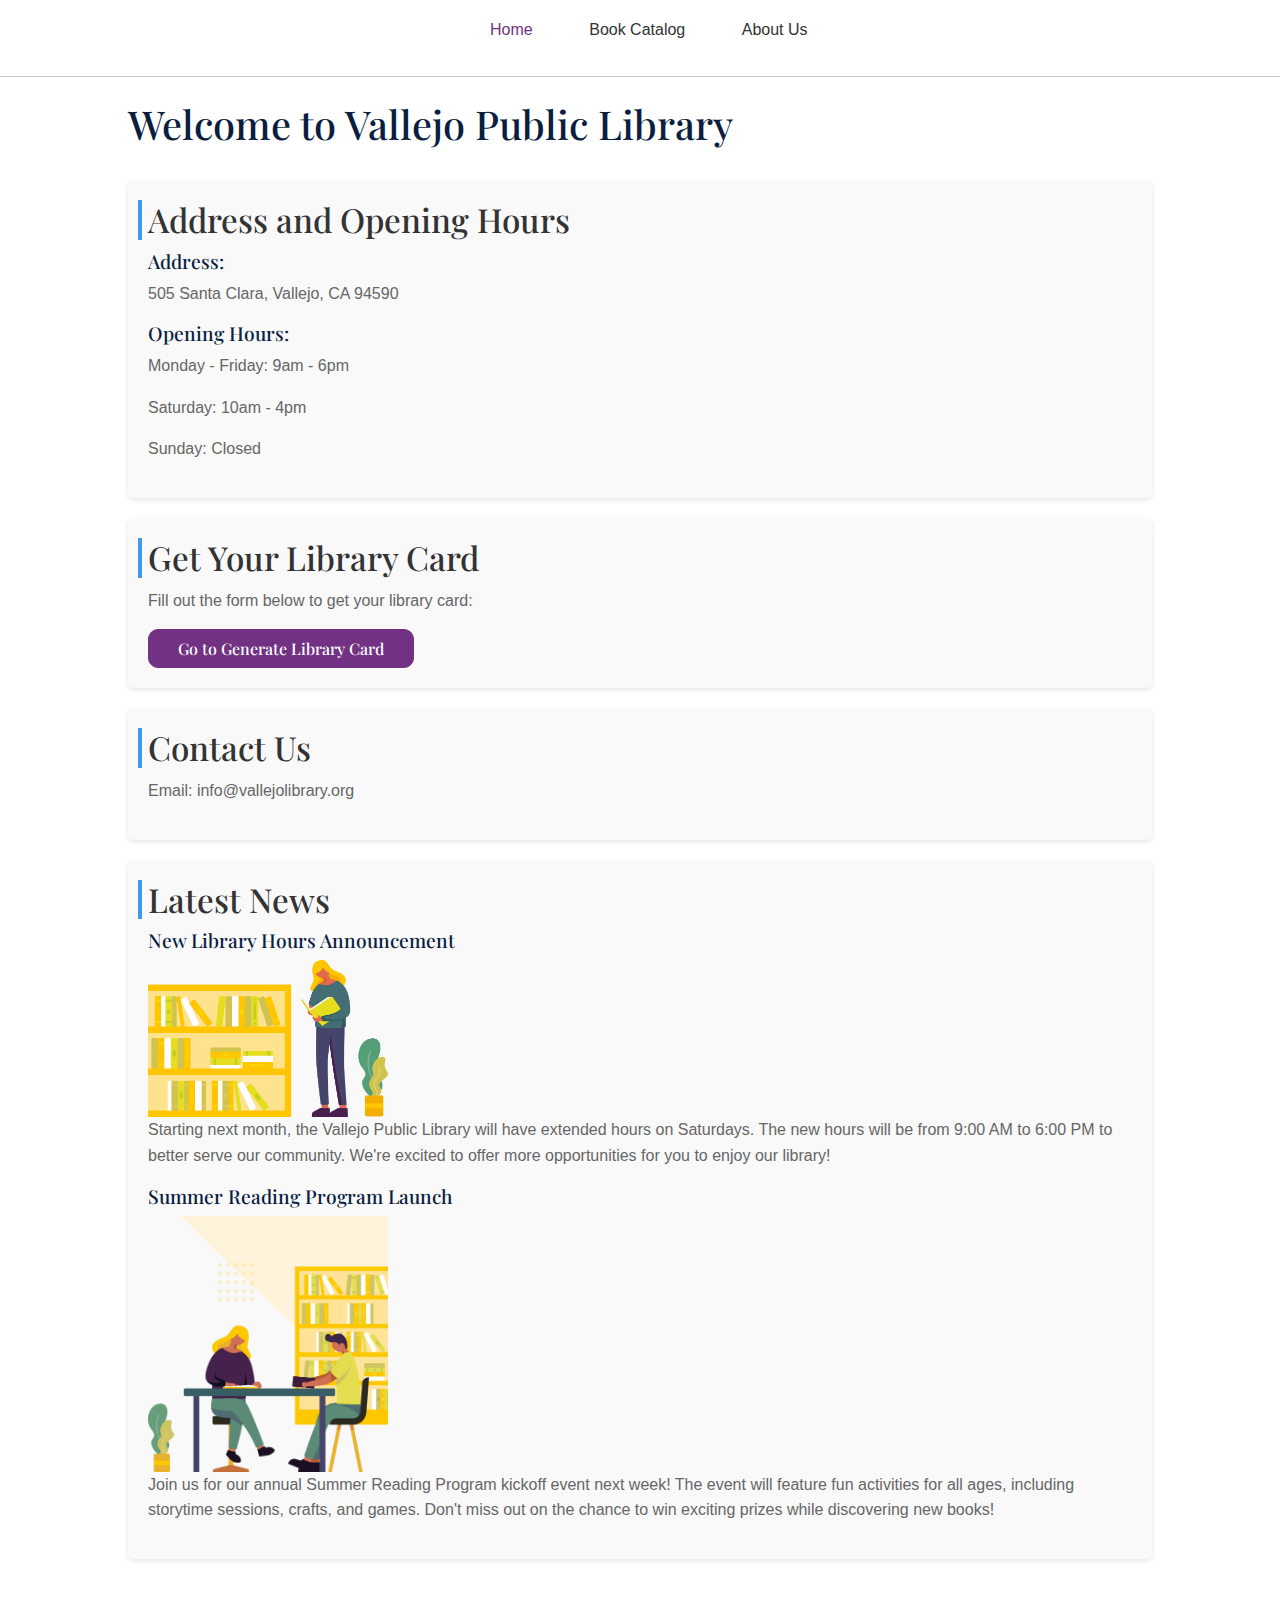
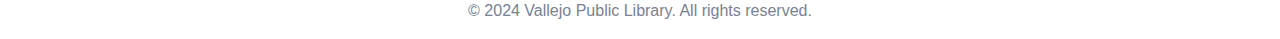
<file: Assignments/Assignment 4/index.html>
<!DOCTYPE html>
<html lang="en">
<head>
    <meta charset="UTF-8">
    <meta name="viewport" content="width=device-width, initial-scale=1.0">
    <link rel="stylesheet" href="css/style.css">
    <link rel="stylesheet" href="css/css2.css">
    <link rel="stylesheet" href="css/theme.min.css">
    <title>Vallejo Public Library</title>
</head>
<body>
<header>
    <nav class="menu">
        <ul class="menu-nav">
            <li class="nav-item"><a class="nav-link fw-medium active" href="index.html">Home</a>
            </li>
            <li class="nav-item"><a class="nav-link" href="catalog.html">Book Catalog</a></li>
            <li class="nav-item"><a class="nav-link" href="about.html">About Us</a></li>
        </ul>
    </nav>
</header>

<main class="main">
    <h1>Welcome to Vallejo Public Library</h1>
    <br/>
    <section>
        <h2>Address and Opening Hours</h2>
        <h3 class="h5">Address: </h3>
        <p>505 Santa Clara, Vallejo, CA 94590</p>
        <h3 class="h5">Opening Hours: </h3>
        <p>Monday - Friday: 9am - 6pm</p>
        <p>Saturday: 10am - 4pm</p>
        <p>Sunday: Closed</p>
    </section>

    <section>
        <h2>Get Your Library Card</h2>
        <p>Fill out the form below to get your library card:</p>
        <a href="card.html"><button class="btn btn-lg btn-primary">Go to Generate Library Card</button></a>
    </section>

    <section>
        <h2>Contact Us</h2>
        <p>Email: info@vallejolibrary.org</p>
    </section>

    <section>
        <h2>Latest News</h2>
        <div class="news-item">
            <h3 class="h5">New Library Hours Announcement</h3>
            <img class="img-fluid mb-5 mb-md-0" src="images/news1.png" width="240" alt="">
            <p>Starting next month, the Vallejo Public Library will have extended hours on Saturdays. The new hours will be from 9:00 AM to 6:00 PM to better serve our community. We're excited to offer more opportunities for you to enjoy our library!</p>
        </div>
        <div class="news-item">
            <h3 class="h5">Summer Reading Program Launch</h3>
            <img class="img-fluid mb-5 mb-md-0" src="images/news2.png" width="240" alt="">
            <p>Join us for our annual Summer Reading Program kickoff event next week! The event will feature fun activities for all ages, including storytime sessions, crafts, and games. Don't miss out on the chance to win exciting prizes while discovering new books!</p>
        </div>
    </section>
</main>

<footer>
    <p>&copy; 2024 Vallejo Public Library. All rights reserved.</p>
</footer>
<script src="js/theme.js"></script>
<script src="js/index.js"></script>
</body>

</html>
</file>
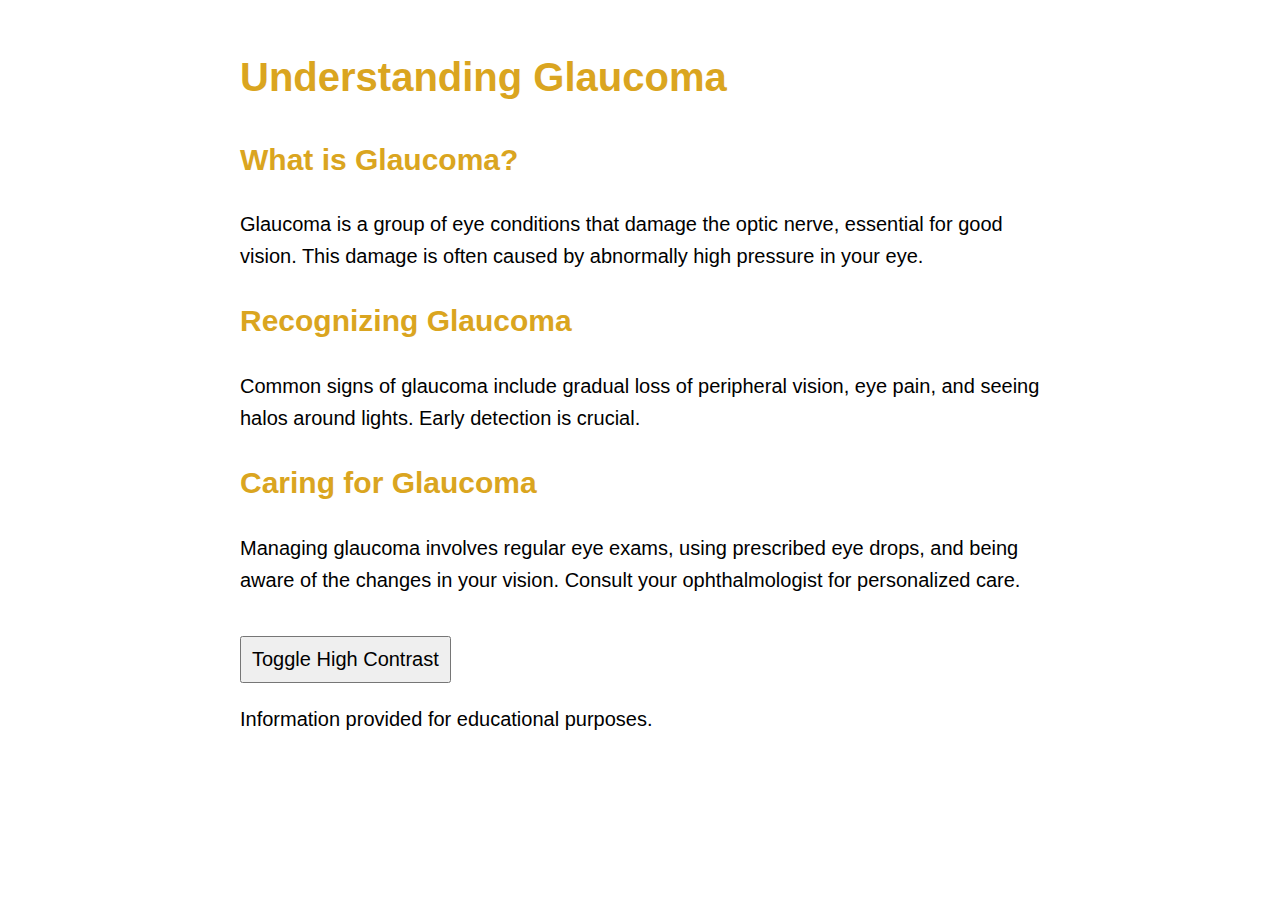
<file: Assignments/Assignment 7/index.html>
<!DOCTYPE html>
<html lang="en">
<head>
    <meta charset="UTF-8">
    <meta name="viewport" content="width=device-width, initial-scale=1.0">
    <title>Understanding Glaucoma</title>
    <link rel="stylesheet" href="styles.css">
    <style>
        body {
            font-family: Arial, sans-serif;
            color: #000;
            background-color: #fff;
            font-size: 20px; /* Larger font size for readability */
            line-height: 1.6;
        }
        .high-contrast {
            color: #fff;
            background-color: #000; /* High contrast for readability */
            padding: 10px;
            margin: 5px 0;
        }
        .content {
            max-width: 800px;
            margin: auto;
            padding: 10px;
        }
        img {
            max-width: 100%;
            height: auto;
            border: 2px solid #000; /* High contrast border for images */
        }
        h1, h2 {
            color: #DAA520; /* Gold color for better contrast */
        }
    </style>
</head>
<body>
<div class="content">
    <header>
        <h1>Understanding Glaucoma</h1>
    </header>
    <main>
        <section aria-label="What is Glaucoma?">
            <h2>What is Glaucoma?</h2>
            <p>Glaucoma is a group of eye conditions that damage the optic nerve, essential for good vision. This damage is often caused by abnormally high pressure in your eye.</p>
        </section>
        <section aria-label="Recognizing Glaucoma">
            <h2>Recognizing Glaucoma</h2>
            <p>Common signs of glaucoma include gradual loss of peripheral vision, eye pain, and seeing halos around lights. Early detection is crucial.</p>
        </section>
        <section aria-label="Caring for Glaucoma">
            <h2>Caring for Glaucoma</h2>
            <p>Managing glaucoma involves regular eye exams, using prescribed eye drops, and being aware of the changes in your vision. Consult your ophthalmologist for personalized care.</p>
        </section>
        <button id="toggle-high-contrast">Toggle High Contrast</button>
    </main>
    <footer>
        <p>Information provided for educational purposes.</p>
    </footer>
    <script src="script.js"></script>
</div>
</body>
</html>
</file>
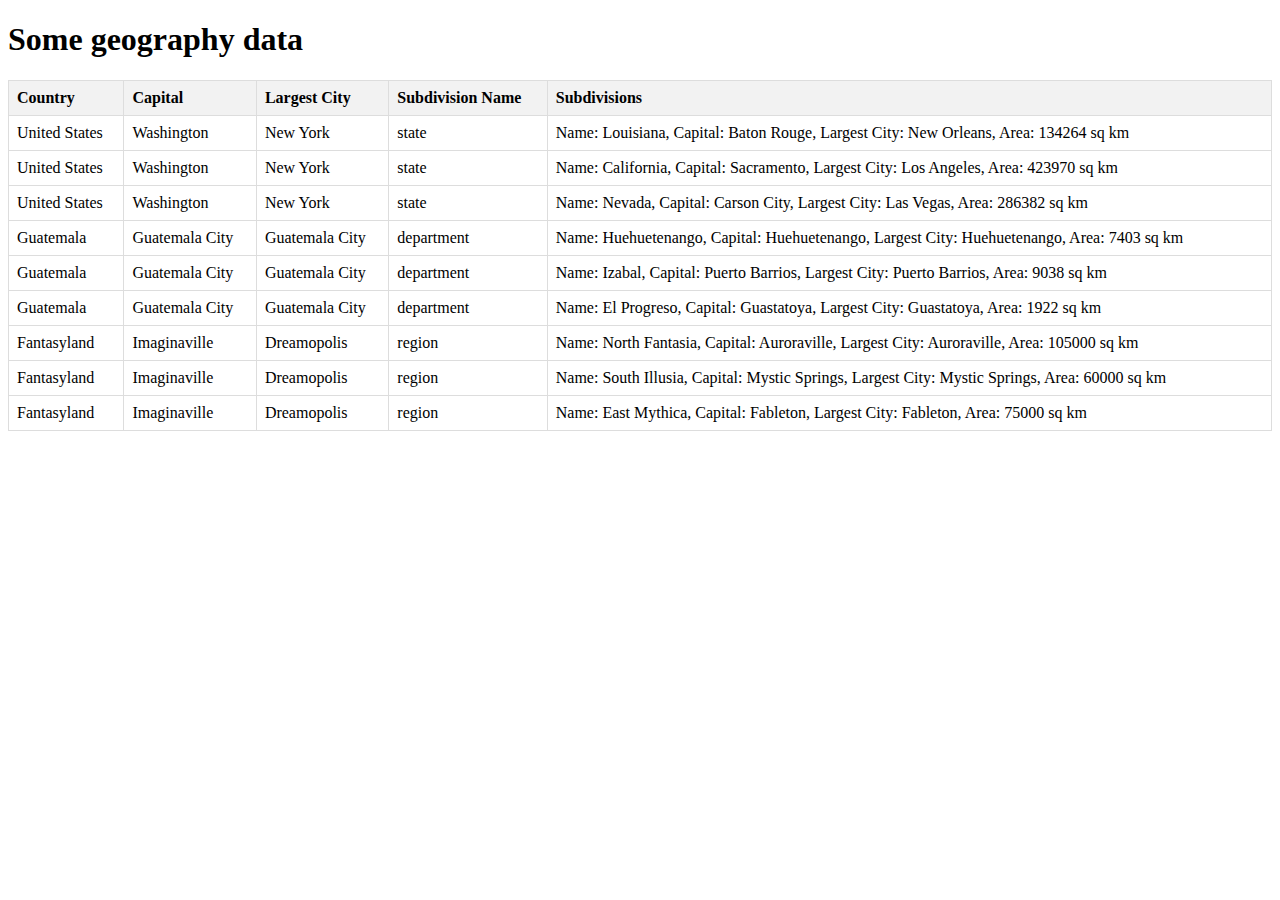
<file: Assignments/Assignment 8/index.html>
<!DOCTYPE html>
<html lang="en">
<head>
    <meta charset="UTF-8">
    <meta name="viewport" content="width=device-width, initial-scale=1.0">
    <title>Module 8 assignment</title>
    <script src="script.js"></script>
    <link rel="stylesheet" href="style.css">
</head>
<body>
    <h1>Some geography data</h1>
    <main id="main">
        <div id="table-container"></div>
    </main>
</body>
</html>
</file>
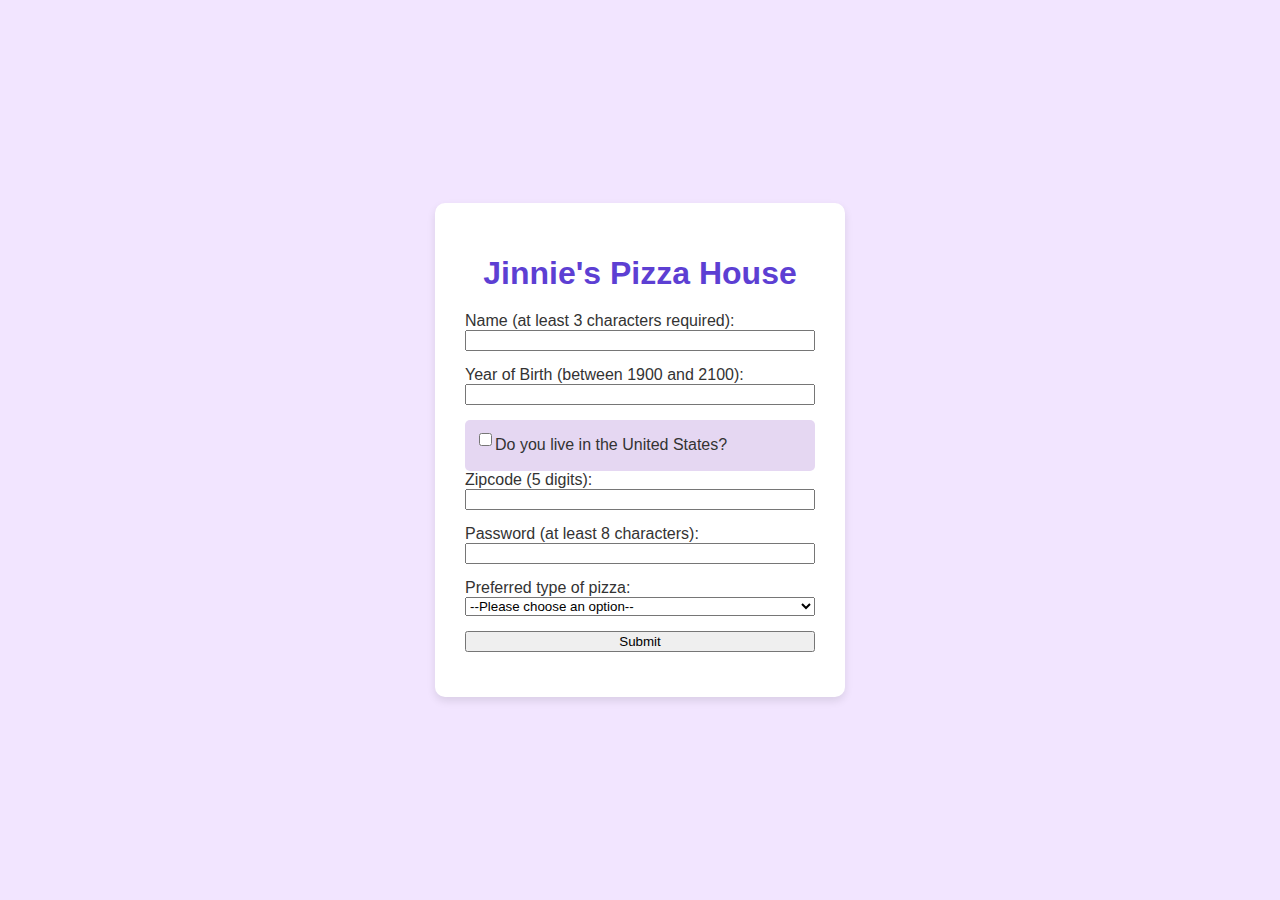
<file: Assignments/Assignment 9/index.html>
<!DOCTYPE html>
<html lang="en">
<head>
    <meta charset="UTF-8">
    <meta name="viewport" content="width=device-width, initial-scale=1.0">
    <title>Jinnie's Pizza House</title>
    <link rel="stylesheet" href="styles.css">
</head>
<body>
<div class="container">
    <h1>Jinnie's Pizza House</h1>
    <form id="registrationForm">
    <label for="name">Name (at least 3 characters required):</label>
    <input type="text" id="name" name="name" required minlength="3">
    <label for="yearOfBirth">Year of Birth (between 1900 and 2100):</label>
    <input type="number" id="yearOfBirth" name="yearOfBirth" required min="1901" max="2099">
        <div class="checkbox-label">
            <input type="checkbox" id="liveInUS" name="liveInUS">
            <label for="liveInUS">Do you live in the United States?</label>
        </div>
    <label for="zipcode">Zipcode (5 digits):</label>
    <input type="text" id="zipcode" name="zipcode" pattern="\d{5}" title="Enter a five-digit zipcode">
    <label for="password">Password (at least 8 characters):</label>
    <input type="password" id="password" name="password" required minlength="8">
    <label>Preferred type of pizza:</label>
    <select id="pizzaType" name="pizzaType" required>
        <option value="">--Please choose an option--</option>
        <option value="With pineapple">With pineapple</option>
        <option value="Without pineapple">Without pineapple</option>
        <option value="I do not like pizza">I do not like pizza</option>
    </select>
    <button type="submit">Submit</button>
    <div id="message"></div>
</form>

<script src="script.js"></script>
</div>
</body>
</html>
</file>
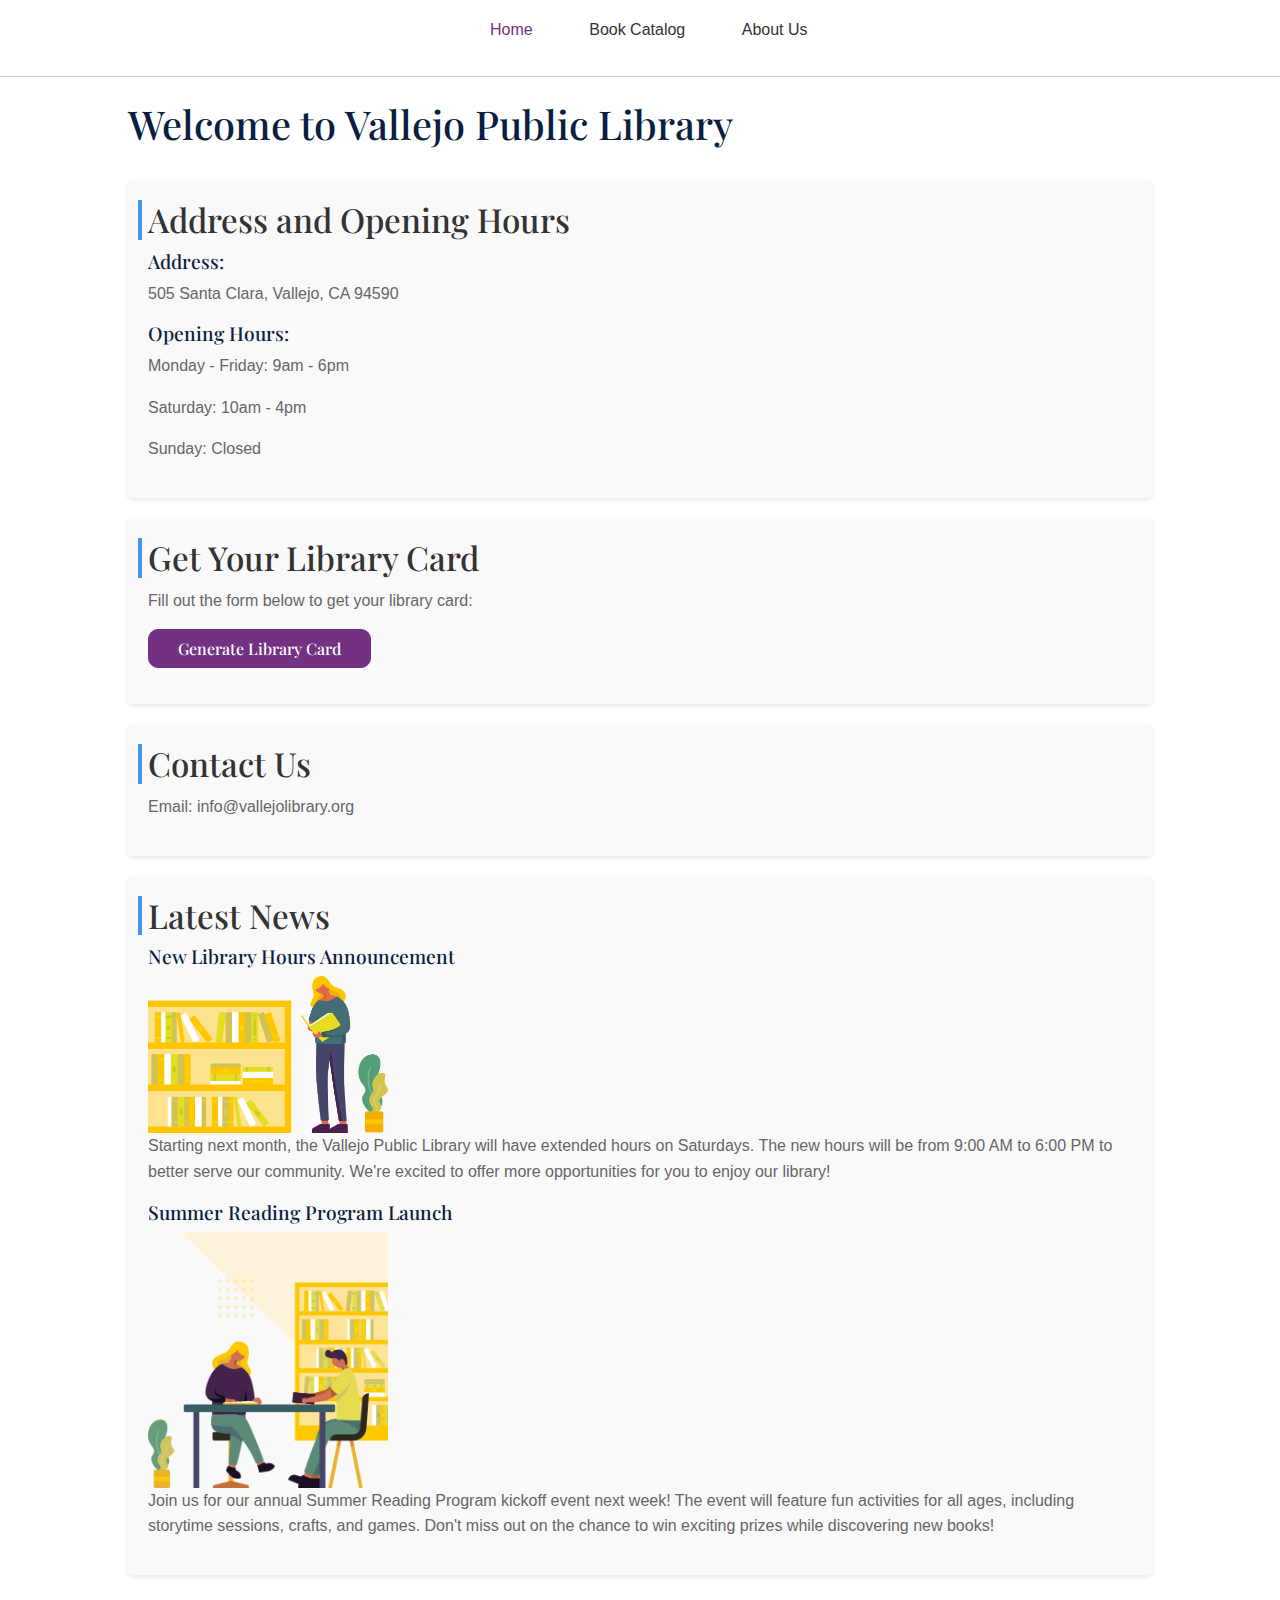
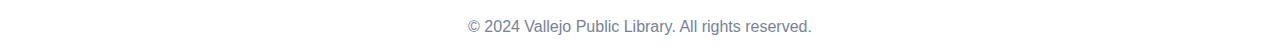
<file: Assignments/Assignment 3/website/index.html>
<!DOCTYPE html>
<html lang="en">
<head>
    <meta charset="UTF-8">
    <meta name="viewport" content="width=device-width, initial-scale=1.0">
    <link rel="stylesheet" href="css/style.css">
    <link rel="stylesheet" href="css/css2.css">
    <link rel="stylesheet" href="css/theme.min.css">
    <title>Vallejo Public Library</title>
</head>
<body>
<header>
    <nav class="menu">
        <ul class="menu-nav">
            <li class="nav-item"><a class="nav-link fw-medium active" href="index.html">Home</a>
            </li>
            <li class="nav-item"><a class="nav-link" href="catalog.html">Book Catalog</a></li>
            <li class="nav-item"><a class="nav-link" href="about.html">About Us</a></li>
        </ul>
    </nav>
</header>

<main class="main">
    <h1>Welcome to Vallejo Public Library</h1>
    <br/>
    <section>
        <h2>Address and Opening Hours</h2>
        <h3 class="h5">Address: </h3>
        <p>505 Santa Clara, Vallejo, CA 94590</p>
        <h3 class="h5">Opening Hours: </h3>
        <p>Monday - Friday: 9am - 6pm</p>
        <p>Saturday: 10am - 4pm</p>
        <p>Sunday: Closed</p>
    </section>

    <section>
        <h2>Get Your Library Card</h2>
        <p>Fill out the form below to get your library card:</p>
        <button id="generateCardButton" class="btn btn-lg btn-primary">Generate Library Card</button>
        <p id="libraryCardNumber"></p>
    </section>

    <section>
        <h2>Contact Us</h2>
        <p>Email: info@vallejolibrary.org</p>
    </section>

    <section>
        <h2>Latest News</h2>
        <div class="news-item">
            <h3 class="h5">New Library Hours Announcement</h3>
            <img class="img-fluid mb-5 mb-md-0" src="images/news1.png" width="240" alt="">
            <p>Starting next month, the Vallejo Public Library will have extended hours on Saturdays. The new hours will be from 9:00 AM to 6:00 PM to better serve our community. We're excited to offer more opportunities for you to enjoy our library!</p>
        </div>
        <div class="news-item">
            <h3 class="h5">Summer Reading Program Launch</h3>
            <img class="img-fluid mb-5 mb-md-0" src="images/news2.png" width="240" alt="">
            <p>Join us for our annual Summer Reading Program kickoff event next week! The event will feature fun activities for all ages, including storytime sessions, crafts, and games. Don't miss out on the chance to win exciting prizes while discovering new books!</p>
        </div>
    </section>
</main>

<footer>
    <p>&copy; 2024 Vallejo Public Library. All rights reserved.</p>
</footer>
<script src="js/theme.js"></script>
<script src="js/index.js"></script>
</body>

</html>
</file>
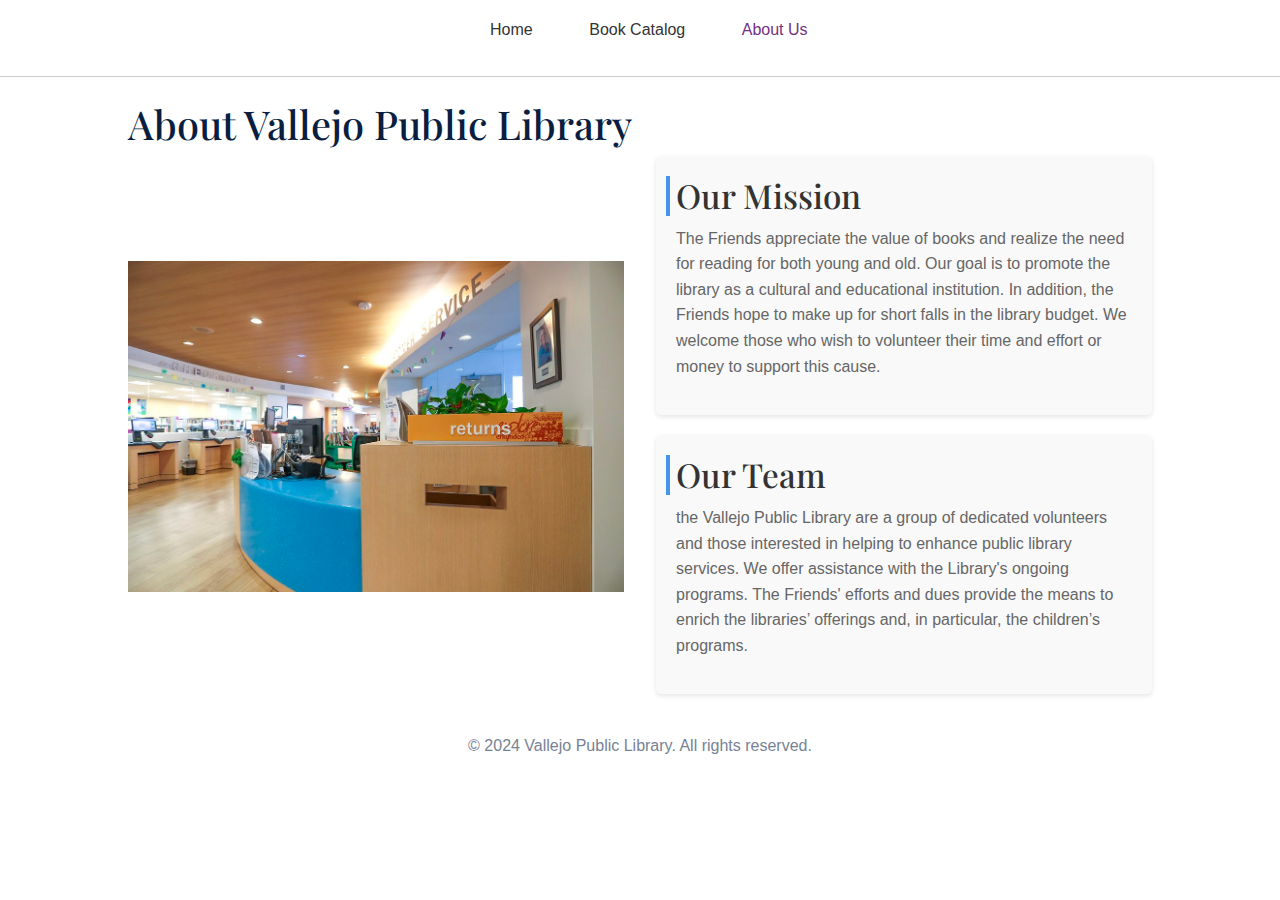
<file: Assignments/Assignment 4/about.html>
<!DOCTYPE html>
<html lang="en">
<head>
    <meta charset="UTF-8">
    <meta name="viewport" content="width=device-width, initial-scale=1.0">
    <link rel="stylesheet" href="css/style.css">
    <link rel="stylesheet" href="css/css2.css">
    <link rel="stylesheet" href="css/theme.min.css">
    <title>About Us - Vallejo Public Library</title>
</head>
<body>
    <header>
        <nav class="menu">
            <ul class="menu-nav">
                <li class="nav-item"><a class="nav-link" href="index.html">Home</a>
                </li>
                <li class="nav-item"><a class="nav-link" href="catalog.html">Book Catalog</a></li>
                <li class="nav-item"><a class="nav-link fw-medium active" href="about.html">About Us</a></li>
            </ul>
        </nav>
    </header>

    <main>
        <h1>About Vallejo Public Library</h1>

        <div class="row justify-content-center-center">
            <div class="library-img col-12 col-sm-6">
                <img class="img-fluid mb-5 mb-md-0" src="images/library.png" alt="">
            </div>
            <div class="col-12 col-sm-6">
                <section>
                    <h2>Our Mission</h2>
                    <p>The Friends appreciate the value of books and realize the need for reading for both young and old. Our goal is to promote the library as a cultural and educational institution. In addition, the Friends hope to make up for short falls in the library budget. We welcome those who wish to volunteer their time and effort or money to support this cause.
                    </p>
                </section>

                <section>
                    <h2>Our Team</h2>
                    <p>the Vallejo Public Library are a group of dedicated volunteers and those interested in helping to enhance public library services. We offer assistance with the Library's ongoing programs. The Friends' efforts and dues provide the means to enrich the libraries’ offerings and, in particular, the children’s programs.</p>
                </section>
            </div>
        </div>


    </main>

    <footer>
        <p>&copy; 2024 Vallejo Public Library. All rights reserved.</p>
    </footer>
</body>
</html>
</file>
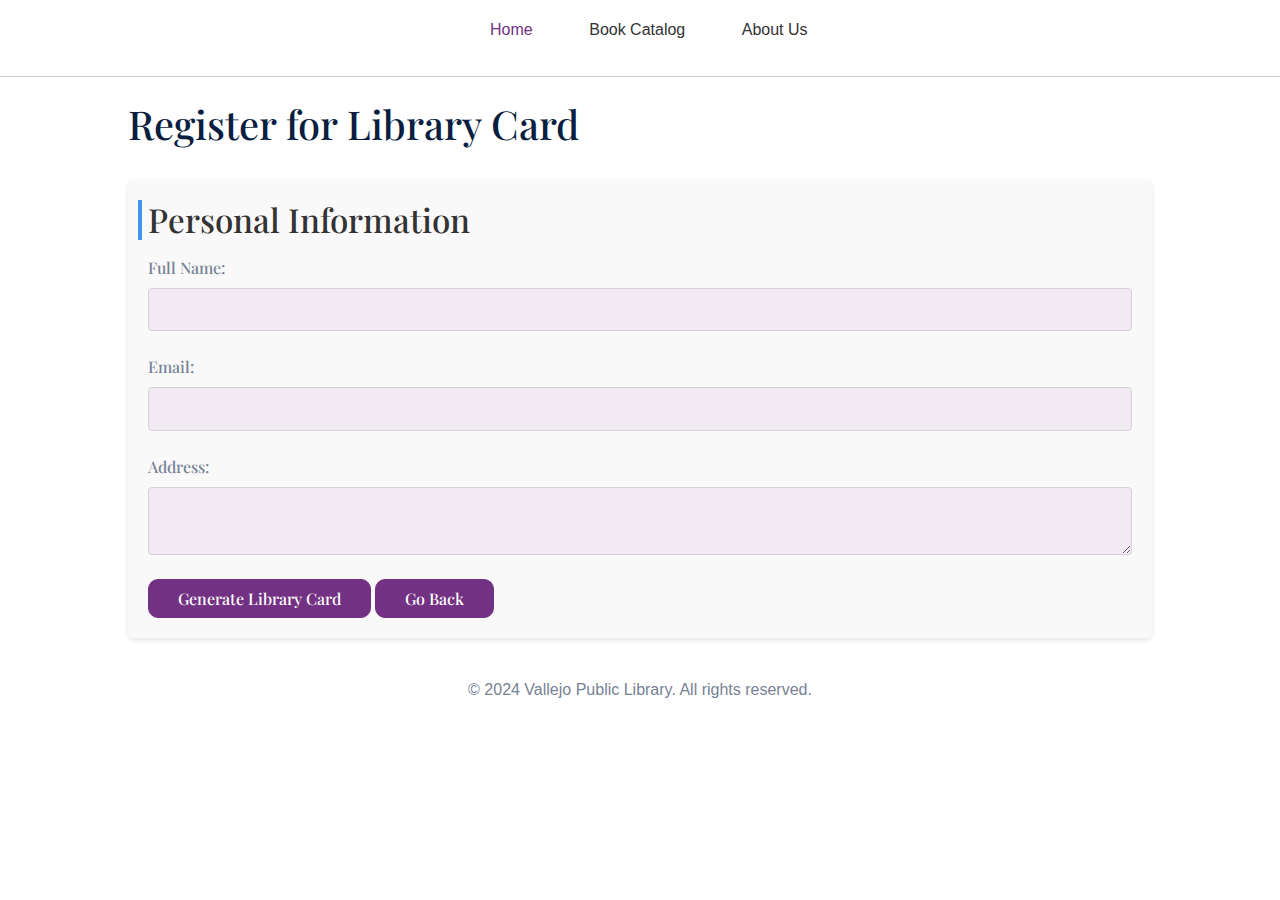
<file: Assignments/Assignment 4/card.html>
<!DOCTYPE html>
<html lang="en">
<head>
    <meta charset="UTF-8">
    <meta name="viewport" content="width=device-width, initial-scale=1.0">
    <link rel="stylesheet" href="css/style.css">
    <link rel="stylesheet" href="css/css2.css">
    <link rel="stylesheet" href="css/theme.min.css">
    <title>Vallejo Public Library</title>
</head>
<body>
<header>
    <nav class="menu">
        <ul class="menu-nav">
            <li class="nav-item"><a class="nav-link fw-medium active" href="index.html">Home</a>
            </li>
            <li class="nav-item"><a class="nav-link" href="catalog.html">Book Catalog</a></li>
            <li class="nav-item"><a class="nav-link" href="about.html">About Us</a></li>
        </ul>
    </nav>
</header>

<main class="main">
    <h1>Register for Library Card</h1>
    <br/>
    <section>
        <h2>Personal Information</h2>
        <p id="libraryCardNumber"></p>
        <form id="registerForm">
            <label for="fullName">Full Name:</label><br>
            <input class="form-control" type="text" id="fullName" name="fullName" required><br>

            <label for="email">Email:</label><br>
            <input class="form-control" type="email" id="email" name="email" required><br>

            <label for="address">Address:</label><br>
            <textarea class="form-control" id="address" name="address" rows="2" required></textarea><br>

            <button type="submit" id="generateCardButton" class="btn btn-lg btn-primary">Generate Library Card</button>
            <a href="index.html" class="btn btn-lg btn-primary">Go Back</a>
        </form>
    </section>
</main>

<footer>
    <p>&copy; 2024 Vallejo Public Library. All rights reserved.</p>
</footer>
<script src="js/theme.js"></script>
<script src="js/card.js"></script>
</body>
</html>
</file>
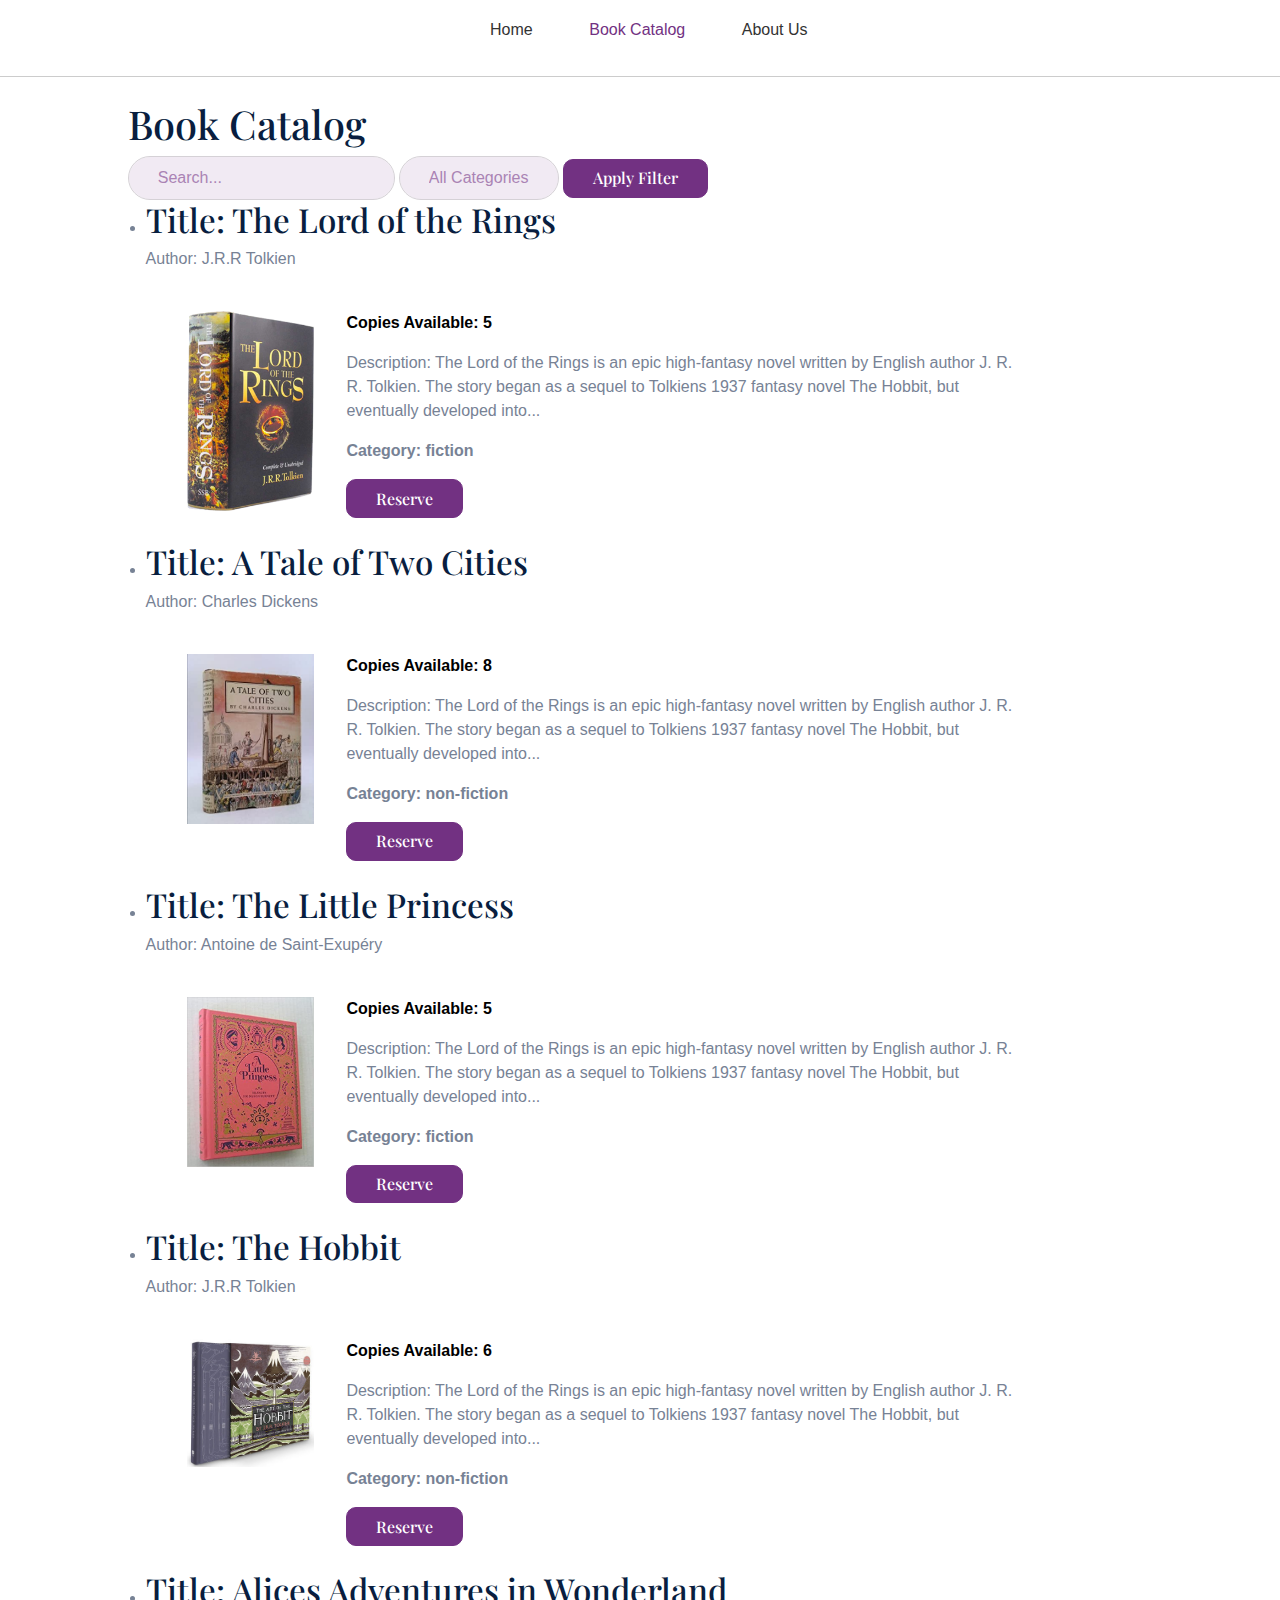
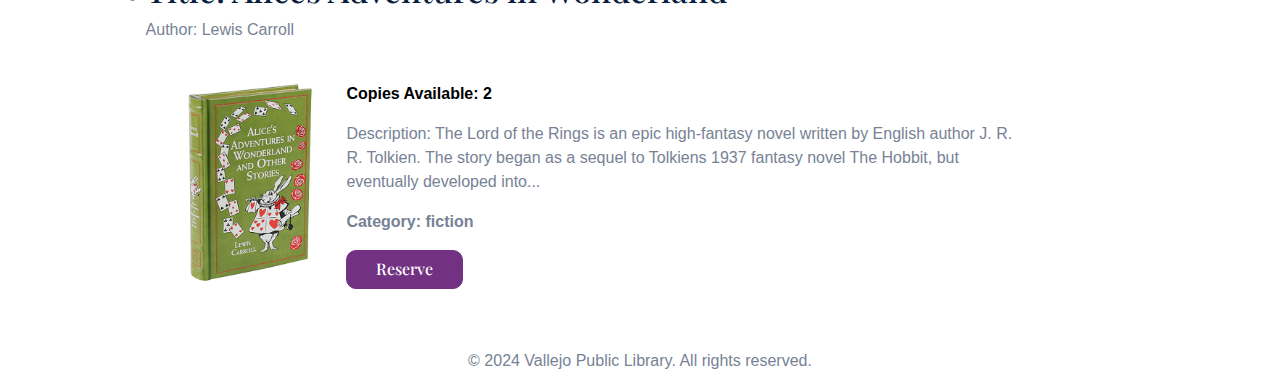
<file: Assignments/Assignment 4/catalog.html>
<!DOCTYPE html>
<html lang="en">
<head>
    <meta charset="UTF-8">
    <meta name="viewport" content="width=device-width, initial-scale=1.0">
    <link rel="stylesheet" href="css/style.css">
    <link rel="stylesheet" href="css/css2.css">
    <link rel="stylesheet" href="css/theme.min.css">
    <title>Home - Vallejo Public Library</title>
</head>
<body>
<header>
    <nav class="menu">
        <ul class="menu-nav">
            <li class="nav-item"><a class="nav-link" href="index.html">Home</a>
            </li>
            <li class="nav-item"><a class="nav-link fw-medium active" href="catalog.html">Book Catalog</a></li>
            <li class="nav-item"><a class="nav-link" href="about.html">About Us</a></li>
        </ul>
    </nav>
</header>

<main>
    <h1>Book Catalog</h1>
    <div id="search-container" class="search-container">
        <input class="form-control rounded-pill font-base" type="text" id="search-input" placeholder="Search...">
        <select class="form-control rounded-pill font-base" id="category-filter">
            <option value="">All Categories</option>
            <option value="fiction">Fiction</option>
            <option value="non-fiction">Non-Fiction</option>
        </select>
        <button class="btn btn-lg btn-primary" onclick="filterBooks()">Apply Filter</button>
    </div>
    <!-- List of Books -->
    <ul id="book-list"></ul>
</main>

<footer>
    <p>&copy; 2024 Vallejo Public Library. All rights reserved.</p>
</footer>

<script src="js/theme.js"></script>
<script src="js/catalog.js"></script>
</body>
</html>
</file>
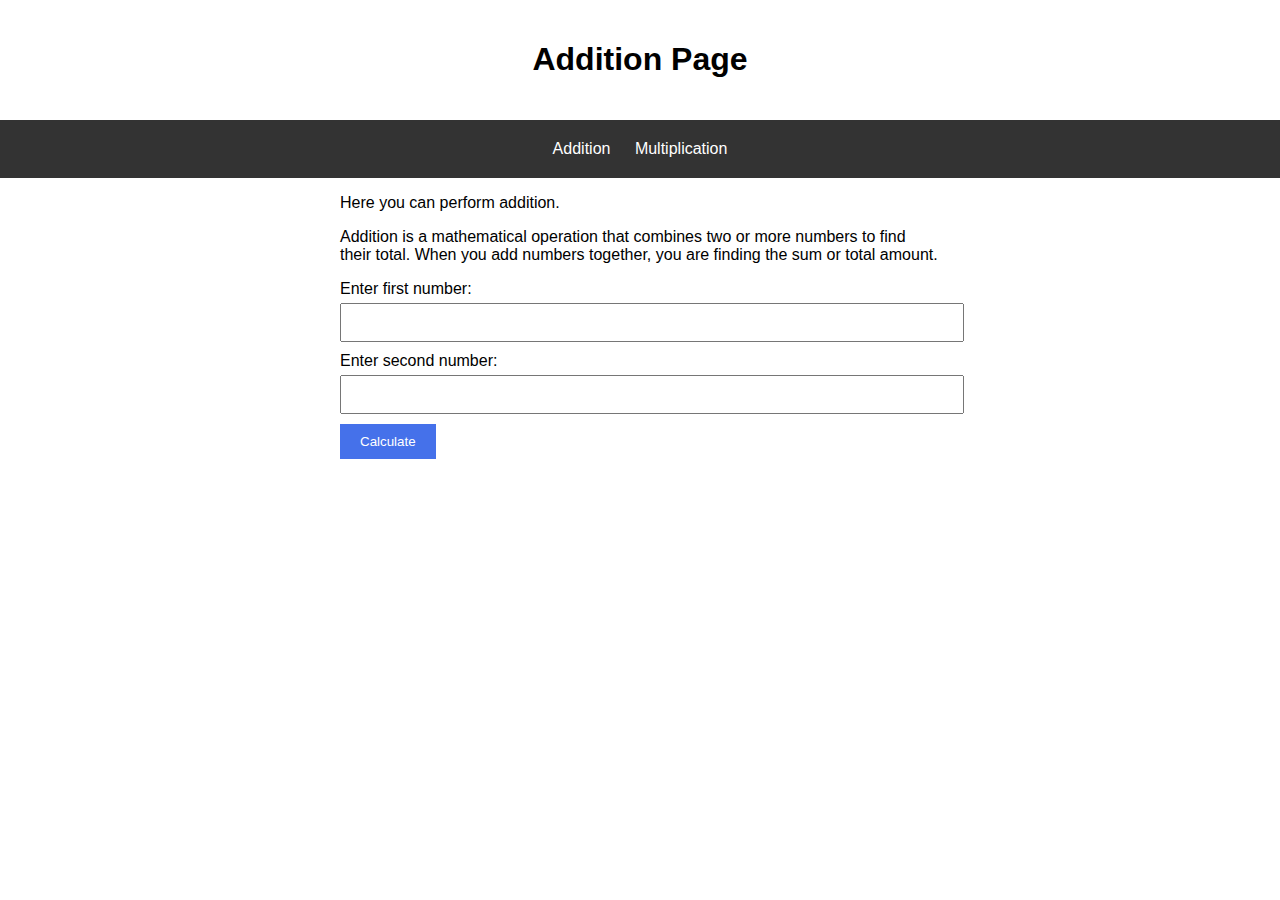
<file: Assignments/Assignment2/addition.html>
<!DOCTYPE html>
<html lang="en">
<head>
    <meta charset="UTF-8">
    <meta name="viewport" content="width=device-width, initial-scale=1.0">
    <link rel="stylesheet" href="css/style.css">

    <title>Addition Page</title>
</head>
<body>
    <header>
        <h1>Addition Page</h1>
    </header>
    
    <nav>
        <a href="addition.html">Addition</a>
        <a href="multiplication.html">Multiplication</a>
    </nav>

    <main>
        <p>Here you can perform addition.</p>
        <p>Addition is a mathematical operation that combines two or more numbers to find their total. When you add numbers together, you are finding the sum or total amount.</p>
        <form id="from">
            <label for="num1">Enter first number:</label>
            <input type="number" id="num1" name="num1">
            <br>
            <label for="num2">Enter second number:</label>
            <input type="number" id="num2" name="num2">
            <br>
            <button type="submit">Calculate</button>
        </form>
        <p id="result"></p>
    </main>

    <script src="js/addition.js"></script>
</body>
</html>
</file>
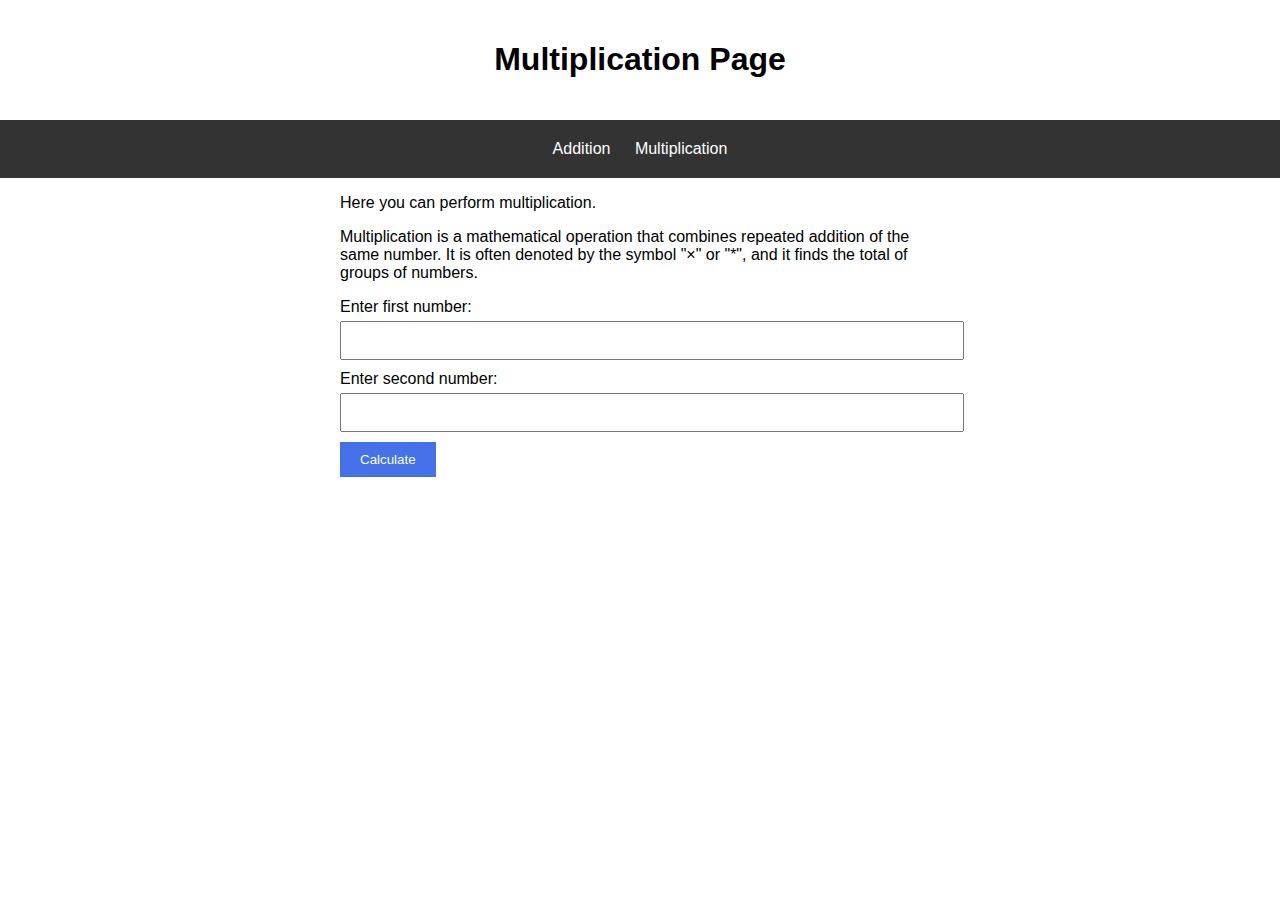
<file: Assignments/Assignment2/multiplication.html>
<!DOCTYPE html>
<html lang="en">
<head>
    <meta charset="UTF-8">
    <meta name="viewport" content="width=device-width, initial-scale=1.0">
    <link rel="stylesheet" href="css/style.css">

    <title>Multiplication Page</title>
</head>
<body>
    <header>
        <h1>Multiplication Page</h1>
    </header>
    
    <nav>
        <a href="addition.html">Addition</a>
        <a href="multiplication.html">Multiplication</a>
    </nav>

    <main>
        <p>Here you can perform multiplication.</p>
        <p>Multiplication is a mathematical operation that combines repeated addition of the same number. It is often denoted by the symbol "×" or "*", and it finds the total of groups of numbers.</p>
        <form id="from">
            <label for="num1">Enter first number:</label>
            <input type="number" id="num1" name="num1">
            <br>
            <label for="num2">Enter second number:</label>
            <input type="number" id="num2" name="num2">
            <br>
            <button type="submit">Calculate</button>
        </form>
        <p id="result"></p>
    </main>
    <script src="js/multiplication.js"></script>
</body>
</html>
</file>
<file: Assignments/Assignment 4/css/style.css>
/* Style for navigation menu */
header .menu {
    list-style-type: none;
    text-align: center;
    padding: 10px 0;
    position: fixed;
    top: 0;
    left: 0;
    width: 100%;
    background-color: #fff;
    z-index: 1000;
    border-bottom: 1px solid #ccc;
}

.menu li {
    display: inline-block;
    margin: 0 10px;
}

.menu li a {
    text-decoration: none;
    color: #333;
    font-size: 16px;
}

.menu li a:hover {
    color: #007bff;
}

.menu-nav .nav-link.active {
    color: #723182;
}

main {
    padding-top: 100px;
    padding-left: 10%;
    padding-right: 10%;
}

footer {
    padding-top: 20px;
    text-align: center;
}

section {
    background-color: #f9f9f9;
    padding: 20px !important;
    margin-bottom: 20px !important;
    border-radius: 5px;
    box-shadow: 0 2px 5px rgba(0, 0, 0, 0.1);
}

section h2 {
    color: #333;
    margin-bottom: 10px;
    position: relative;
}

section h2::before {
    content: '';
    position: absolute;
    top: 0;
    left: -10px;
    width: 4px;
    height: 100%;
    background-color: #4495ec;
}

section p {
    color: #666;
    line-height: 1.6;
}

/* Style for Latest News section */
.latest-news {
    border-top: 2px solid #007bff;
    padding-top: 20px;
}

.latest-news h2 {
    color: #007bff;
    margin-bottom: 10px;
}

.latest-news .news-item {
    margin-bottom: 20px;
}

.latest-news .news-item h3 {
    color: #333;
    font-size: 18px;
    margin-bottom: 5px;
}

.latest-news .news-item p {
    color: #666;
    line-height: 1.6;
}

.search-container .form-control {
    width: auto !important;
    display: inline !important;
    color: #aa83b4;
}

.accordion-body .reserve {
    color: #aa83b4;
    margin-left: 60px;
}

.library-img {
    margin-top: 10% !important;
}

.generate-library-card {
    text-align: center;
}
</file>
<file: Assignments/Assignment 4/css/css2.css>
/* cyrillic */
@font-face {
  font-family: 'Playfair Display';
  font-style: normal;
  font-weight: 400;
  font-display: swap;
  src: url(../font/nuFiD-vYSZviVYUb_rj3ij__anPXDTjYgFE_.woff2) format('woff2');
  unicode-range: U+0301, U+0400-045F, U+0490-0491, U+04B0-04B1, U+2116;
}
/* vietnamese */
@font-face {
  font-family: 'Playfair Display';
  font-style: normal;
  font-weight: 400;
  font-display: swap;
  src: url(../font/nuFiD-vYSZviVYUb_rj3ij__anPXDTPYgFE_.woff2) format('woff2');
  unicode-range: U+0102-0103, U+0110-0111, U+0128-0129, U+0168-0169, U+01A0-01A1, U+01AF-01B0, U+1EA0-1EF9, U+20AB;
}
/* latin-ext */
@font-face {
  font-family: 'Playfair Display';
  font-style: normal;
  font-weight: 400;
  font-display: swap;
  src: url(../font/nuFiD-vYSZviVYUb_rj3ij__anPXDTLYgFE_.woff2) format('woff2');
  unicode-range: U+0100-024F, U+0259, U+1E00-1EFF, U+2020, U+20A0-20AB, U+20AD-20CF, U+2113, U+2C60-2C7F, U+A720-A7FF;
}
/* latin */
@font-face {
  font-family: 'Playfair Display';
  font-style: normal;
  font-weight: 400;
  font-display: swap;
  src: url(../font/nuFiD-vYSZviVYUb_rj3ij__anPXDTzYgA.woff2) format('woff2');
  unicode-range: U+0000-00FF, U+0131, U+0152-0153, U+02BB-02BC, U+02C6, U+02DA, U+02DC, U+2000-206F, U+2074, U+20AC, U+2122, U+2191, U+2193, U+2212, U+2215, U+FEFF, U+FFFD;
}
/* cyrillic */
@font-face {
  font-family: 'Playfair Display';
  font-style: normal;
  font-weight: 500;
  font-display: swap;
  src: url(../font/nuFiD-vYSZviVYUb_rj3ij__anPXDTjYgFE_.woff2) format('woff2');
  unicode-range: U+0301, U+0400-045F, U+0490-0491, U+04B0-04B1, U+2116;
}
/* vietnamese */
@font-face {
  font-family: 'Playfair Display';
  font-style: normal;
  font-weight: 500;
  font-display: swap;
  src: url(../font/nuFiD-vYSZviVYUb_rj3ij__anPXDTPYgFE_.woff2) format('woff2');
  unicode-range: U+0102-0103, U+0110-0111, U+0128-0129, U+0168-0169, U+01A0-01A1, U+01AF-01B0, U+1EA0-1EF9, U+20AB;
}
/* latin-ext */
@font-face {
  font-family: 'Playfair Display';
  font-style: normal;
  font-weight: 500;
  font-display: swap;
  src: url(../font/nuFiD-vYSZviVYUb_rj3ij__anPXDTLYgFE_.woff2) format('woff2');
  unicode-range: U+0100-024F, U+0259, U+1E00-1EFF, U+2020, U+20A0-20AB, U+20AD-20CF, U+2113, U+2C60-2C7F, U+A720-A7FF;
}
/* latin */
@font-face {
  font-family: 'Playfair Display';
  font-style: normal;
  font-weight: 500;
  font-display: swap;
  src: url(../font/nuFiD-vYSZviVYUb_rj3ij__anPXDTzYgA.woff2) format('woff2');
  unicode-range: U+0000-00FF, U+0131, U+0152-0153, U+02BB-02BC, U+02C6, U+02DA, U+02DC, U+2000-206F, U+2074, U+20AC, U+2122, U+2191, U+2193, U+2212, U+2215, U+FEFF, U+FFFD;
}
/* cyrillic */
@font-face {
  font-family: 'Playfair Display';
  font-style: normal;
  font-weight: 600;
  font-display: swap;
  src: url(../font/nuFiD-vYSZviVYUb_rj3ij__anPXDTjYgFE_.woff2) format('woff2');
  unicode-range: U+0301, U+0400-045F, U+0490-0491, U+04B0-04B1, U+2116;
}
/* vietnamese */
@font-face {
  font-family: 'Playfair Display';
  font-style: normal;
  font-weight: 600;
  font-display: swap;
  src: url(../font/nuFiD-vYSZviVYUb_rj3ij__anPXDTPYgFE_.woff2) format('woff2');
  unicode-range: U+0102-0103, U+0110-0111, U+0128-0129, U+0168-0169, U+01A0-01A1, U+01AF-01B0, U+1EA0-1EF9, U+20AB;
}
/* latin-ext */
@font-face {
  font-family: 'Playfair Display';
  font-style: normal;
  font-weight: 600;
  font-display: swap;
  src: url(../font/nuFiD-vYSZviVYUb_rj3ij__anPXDTLYgFE_.woff2) format('woff2');
  unicode-range: U+0100-024F, U+0259, U+1E00-1EFF, U+2020, U+20A0-20AB, U+20AD-20CF, U+2113, U+2C60-2C7F, U+A720-A7FF;
}
/* latin */
@font-face {
  font-family: 'Playfair Display';
  font-style: normal;
  font-weight: 600;
  font-display: swap;
  src: url(../font/nuFiD-vYSZviVYUb_rj3ij__anPXDTzYgA.woff2) format('woff2');
  unicode-range: U+0000-00FF, U+0131, U+0152-0153, U+02BB-02BC, U+02C6, U+02DA, U+02DC, U+2000-206F, U+2074, U+20AC, U+2122, U+2191, U+2193, U+2212, U+2215, U+FEFF, U+FFFD;
}
/* cyrillic */
@font-face {
  font-family: 'Playfair Display';
  font-style: normal;
  font-weight: 700;
  font-display: swap;
  src: url(../font/nuFiD-vYSZviVYUb_rj3ij__anPXDTjYgFE_.woff2) format('woff2');
  unicode-range: U+0301, U+0400-045F, U+0490-0491, U+04B0-04B1, U+2116;
}
/* vietnamese */
@font-face {
  font-family: 'Playfair Display';
  font-style: normal;
  font-weight: 700;
  font-display: swap;
  src: url(../font/nuFiD-vYSZviVYUb_rj3ij__anPXDTPYgFE_.woff2) format('woff2');
  unicode-range: U+0102-0103, U+0110-0111, U+0128-0129, U+0168-0169, U+01A0-01A1, U+01AF-01B0, U+1EA0-1EF9, U+20AB;
}
/* latin-ext */
@font-face {
  font-family: 'Playfair Display';
  font-style: normal;
  font-weight: 700;
  font-display: swap;
  src: url(../font/nuFiD-vYSZviVYUb_rj3ij__anPXDTLYgFE_.woff2) format('woff2');
  unicode-range: U+0100-024F, U+0259, U+1E00-1EFF, U+2020, U+20A0-20AB, U+20AD-20CF, U+2113, U+2C60-2C7F, U+A720-A7FF;
}
/* latin */
@font-face {
  font-family: 'Playfair Display';
  font-style: normal;
  font-weight: 700;
  font-display: swap;
  src: url(../font/nuFiD-vYSZviVYUb_rj3ij__anPXDTzYgA.woff2) format('woff2');
  unicode-range: U+0000-00FF, U+0131, U+0152-0153, U+02BB-02BC, U+02C6, U+02DA, U+02DC, U+2000-206F, U+2074, U+20AC, U+2122, U+2191, U+2193, U+2212, U+2215, U+FEFF, U+FFFD;
}
/* cyrillic */
@font-face {
  font-family: 'Playfair Display';
  font-style: normal;
  font-weight: 800;
  font-display: swap;
  src: url(../font/nuFiD-vYSZviVYUb_rj3ij__anPXDTjYgFE_.woff2) format('woff2');
  unicode-range: U+0301, U+0400-045F, U+0490-0491, U+04B0-04B1, U+2116;
}
/* vietnamese */
@font-face {
  font-family: 'Playfair Display';
  font-style: normal;
  font-weight: 800;
  font-display: swap;
  src: url(../font/nuFiD-vYSZviVYUb_rj3ij__anPXDTPYgFE_.woff2) format('woff2');
  unicode-range: U+0102-0103, U+0110-0111, U+0128-0129, U+0168-0169, U+01A0-01A1, U+01AF-01B0, U+1EA0-1EF9, U+20AB;
}
/* latin-ext */
@font-face {
  font-family: 'Playfair Display';
  font-style: normal;
  font-weight: 800;
  font-display: swap;
  src: url(../font/nuFiD-vYSZviVYUb_rj3ij__anPXDTLYgFE_.woff2) format('woff2');
  unicode-range: U+0100-024F, U+0259, U+1E00-1EFF, U+2020, U+20A0-20AB, U+20AD-20CF, U+2113, U+2C60-2C7F, U+A720-A7FF;
}
/* latin */
@font-face {
  font-family: 'Playfair Display';
  font-style: normal;
  font-weight: 800;
  font-display: swap;
  src: url(../font/nuFiD-vYSZviVYUb_rj3ij__anPXDTzYgA.woff2) format('woff2');
  unicode-range: U+0000-00FF, U+0131, U+0152-0153, U+02BB-02BC, U+02C6, U+02DA, U+02DC, U+2000-206F, U+2074, U+20AC, U+2122, U+2191, U+2193, U+2212, U+2215, U+FEFF, U+FFFD;
}
</file>
<file: Assignments/Assignment 7/styles.css>
/* Default styles */
body {
    font-family: Arial, sans-serif;
    color: #000;
    background-color: #fff;
    font-size: 18px;
    line-height: 1.6;
}

/* High-contrast styles */
.high-contrast {
    color: #fff;
    background-color: #000;
}

button {
    font-size: 20px;
    padding: 10px;
    margin-top: 20px;
}
</file>
<file: Assignments/Assignment 8/style.css>
table {
    border-collapse: collapse;
    width: 100%;
  }
  
  th, td {
    border: 1px solid #ddd;
    padding: 8px;
    text-align: left;
  }
  
  th {
    background-color: #f2f2f2;
  }
</file>
<file: Assignments/Assignment 9/styles.css>
body {
    font-family: 'Arial', sans-serif;
    background-color: #f2e5ff;
    color: #333;
    display: flex;
    justify-content: center;
    align-items: center;
    height: 100vh;
    margin: 0;
}

.container {
    background: #fff;
    padding: 30px;
    border-radius: 10px;
    box-shadow: 0 4px 8px rgba(0, 0, 0, 0.1);
    width: 100%;
    max-width: 350px;
}

h1 {
    color: #5D3FD3;
    text-align: center;
    margin-bottom: 20px;
}

form {
    display: flex;
    flex-direction: column;
}

input[type="text"],
input[type="number"],
input[type="password"],
input[type="checkbox"],
select,
button {
    margin-bottom: 15px;
}

input[type="checkbox"] {
    align-self: start;
}

.checkbox-label {
    display: flex;
    align-items: center;
    background: #e5d7f2;
    padding: 10px;
    border-radius: 5px;
}

input[type="submit"] {
    background-color: #5D3FD3;
    color: white;
    padding: 10px;
    border: none;
    border-radius: 5px;
    cursor: pointer;
    font-size: 16px;
}

input[type="submit"]:hover {
    background-color: #4c2fbf;
}

.error-message {
    color: red;
    font-size: 14px;
    margin-top: -10px;
}

.success-message {
    color: green;
    font-size: 14px;
    text-align: center;
}
</file>
<file: Assignments/Assignment 3/website/css/style.css>
/* Style for navigation menu */
header .menu {
    list-style-type: none;
    text-align: center;
    padding: 10px 0;
    position: fixed;
    top: 0;
    left: 0;
    width: 100%;
    background-color: #fff;
    z-index: 1000;
    border-bottom: 1px solid #ccc;
}

.menu li {
    display: inline-block;
    margin: 0 10px;
}

.menu li a {
    text-decoration: none;
    color: #333;
    font-size: 16px;
}

.menu li a:hover {
    color: #007bff;
}

.menu-nav .nav-link.active {
    color: #723182;
}

main {
    padding-top: 100px;
    padding-left: 10%;
    padding-right: 10%;
}

footer {
    padding-top: 20px;
    text-align: center;
}

section {
    background-color: #f9f9f9;
    padding: 20px !important;
    margin-bottom: 20px !important;
    border-radius: 5px;
    box-shadow: 0 2px 5px rgba(0, 0, 0, 0.1);
}

section h2 {
    color: #333;
    margin-bottom: 10px;
    position: relative;
}

section h2::before {
    content: '';
    position: absolute;
    top: 0;
    left: -10px;
    width: 4px;
    height: 100%;
    background-color: #4495ec;
}

section p {
    color: #666;
    line-height: 1.6;
}

/* Style for Latest News section */
.latest-news {
    border-top: 2px solid #007bff;
    padding-top: 20px;
}

.latest-news h2 {
    color: #007bff;
    margin-bottom: 10px;
}

.latest-news .news-item {
    margin-bottom: 20px;
}

.latest-news .news-item h3 {
    color: #333;
    font-size: 18px;
    margin-bottom: 5px;
}

.latest-news .news-item p {
    color: #666;
    line-height: 1.6;
}

.search-container .form-control {
    width: auto !important;
    display: inline !important;
    color: #aa83b4;
}

.accordion-body .reserve {
    color: #aa83b4;
    margin-left: 60px;
}

.library-img {
    margin-top: 10% !important;
}
</file>
<file: Assignments/Assignment 3/website/css/css2.css>
/* cyrillic */
@font-face {
  font-family: 'Playfair Display';
  font-style: normal;
  font-weight: 400;
  font-display: swap;
  src: url(../font/nuFiD-vYSZviVYUb_rj3ij__anPXDTjYgFE_.woff2) format('woff2');
  unicode-range: U+0301, U+0400-045F, U+0490-0491, U+04B0-04B1, U+2116;
}
/* vietnamese */
@font-face {
  font-family: 'Playfair Display';
  font-style: normal;
  font-weight: 400;
  font-display: swap;
  src: url(../font/nuFiD-vYSZviVYUb_rj3ij__anPXDTPYgFE_.woff2) format('woff2');
  unicode-range: U+0102-0103, U+0110-0111, U+0128-0129, U+0168-0169, U+01A0-01A1, U+01AF-01B0, U+1EA0-1EF9, U+20AB;
}
/* latin-ext */
@font-face {
  font-family: 'Playfair Display';
  font-style: normal;
  font-weight: 400;
  font-display: swap;
  src: url(../font/nuFiD-vYSZviVYUb_rj3ij__anPXDTLYgFE_.woff2) format('woff2');
  unicode-range: U+0100-024F, U+0259, U+1E00-1EFF, U+2020, U+20A0-20AB, U+20AD-20CF, U+2113, U+2C60-2C7F, U+A720-A7FF;
}
/* latin */
@font-face {
  font-family: 'Playfair Display';
  font-style: normal;
  font-weight: 400;
  font-display: swap;
  src: url(../font/nuFiD-vYSZviVYUb_rj3ij__anPXDTzYgA.woff2) format('woff2');
  unicode-range: U+0000-00FF, U+0131, U+0152-0153, U+02BB-02BC, U+02C6, U+02DA, U+02DC, U+2000-206F, U+2074, U+20AC, U+2122, U+2191, U+2193, U+2212, U+2215, U+FEFF, U+FFFD;
}
/* cyrillic */
@font-face {
  font-family: 'Playfair Display';
  font-style: normal;
  font-weight: 500;
  font-display: swap;
  src: url(../font/nuFiD-vYSZviVYUb_rj3ij__anPXDTjYgFE_.woff2) format('woff2');
  unicode-range: U+0301, U+0400-045F, U+0490-0491, U+04B0-04B1, U+2116;
}
/* vietnamese */
@font-face {
  font-family: 'Playfair Display';
  font-style: normal;
  font-weight: 500;
  font-display: swap;
  src: url(../font/nuFiD-vYSZviVYUb_rj3ij__anPXDTPYgFE_.woff2) format('woff2');
  unicode-range: U+0102-0103, U+0110-0111, U+0128-0129, U+0168-0169, U+01A0-01A1, U+01AF-01B0, U+1EA0-1EF9, U+20AB;
}
/* latin-ext */
@font-face {
  font-family: 'Playfair Display';
  font-style: normal;
  font-weight: 500;
  font-display: swap;
  src: url(../font/nuFiD-vYSZviVYUb_rj3ij__anPXDTLYgFE_.woff2) format('woff2');
  unicode-range: U+0100-024F, U+0259, U+1E00-1EFF, U+2020, U+20A0-20AB, U+20AD-20CF, U+2113, U+2C60-2C7F, U+A720-A7FF;
}
/* latin */
@font-face {
  font-family: 'Playfair Display';
  font-style: normal;
  font-weight: 500;
  font-display: swap;
  src: url(../font/nuFiD-vYSZviVYUb_rj3ij__anPXDTzYgA.woff2) format('woff2');
  unicode-range: U+0000-00FF, U+0131, U+0152-0153, U+02BB-02BC, U+02C6, U+02DA, U+02DC, U+2000-206F, U+2074, U+20AC, U+2122, U+2191, U+2193, U+2212, U+2215, U+FEFF, U+FFFD;
}
/* cyrillic */
@font-face {
  font-family: 'Playfair Display';
  font-style: normal;
  font-weight: 600;
  font-display: swap;
  src: url(../font/nuFiD-vYSZviVYUb_rj3ij__anPXDTjYgFE_.woff2) format('woff2');
  unicode-range: U+0301, U+0400-045F, U+0490-0491, U+04B0-04B1, U+2116;
}
/* vietnamese */
@font-face {
  font-family: 'Playfair Display';
  font-style: normal;
  font-weight: 600;
  font-display: swap;
  src: url(../font/nuFiD-vYSZviVYUb_rj3ij__anPXDTPYgFE_.woff2) format('woff2');
  unicode-range: U+0102-0103, U+0110-0111, U+0128-0129, U+0168-0169, U+01A0-01A1, U+01AF-01B0, U+1EA0-1EF9, U+20AB;
}
/* latin-ext */
@font-face {
  font-family: 'Playfair Display';
  font-style: normal;
  font-weight: 600;
  font-display: swap;
  src: url(../font/nuFiD-vYSZviVYUb_rj3ij__anPXDTLYgFE_.woff2) format('woff2');
  unicode-range: U+0100-024F, U+0259, U+1E00-1EFF, U+2020, U+20A0-20AB, U+20AD-20CF, U+2113, U+2C60-2C7F, U+A720-A7FF;
}
/* latin */
@font-face {
  font-family: 'Playfair Display';
  font-style: normal;
  font-weight: 600;
  font-display: swap;
  src: url(../font/nuFiD-vYSZviVYUb_rj3ij__anPXDTzYgA.woff2) format('woff2');
  unicode-range: U+0000-00FF, U+0131, U+0152-0153, U+02BB-02BC, U+02C6, U+02DA, U+02DC, U+2000-206F, U+2074, U+20AC, U+2122, U+2191, U+2193, U+2212, U+2215, U+FEFF, U+FFFD;
}
/* cyrillic */
@font-face {
  font-family: 'Playfair Display';
  font-style: normal;
  font-weight: 700;
  font-display: swap;
  src: url(../font/nuFiD-vYSZviVYUb_rj3ij__anPXDTjYgFE_.woff2) format('woff2');
  unicode-range: U+0301, U+0400-045F, U+0490-0491, U+04B0-04B1, U+2116;
}
/* vietnamese */
@font-face {
  font-family: 'Playfair Display';
  font-style: normal;
  font-weight: 700;
  font-display: swap;
  src: url(../font/nuFiD-vYSZviVYUb_rj3ij__anPXDTPYgFE_.woff2) format('woff2');
  unicode-range: U+0102-0103, U+0110-0111, U+0128-0129, U+0168-0169, U+01A0-01A1, U+01AF-01B0, U+1EA0-1EF9, U+20AB;
}
/* latin-ext */
@font-face {
  font-family: 'Playfair Display';
  font-style: normal;
  font-weight: 700;
  font-display: swap;
  src: url(../font/nuFiD-vYSZviVYUb_rj3ij__anPXDTLYgFE_.woff2) format('woff2');
  unicode-range: U+0100-024F, U+0259, U+1E00-1EFF, U+2020, U+20A0-20AB, U+20AD-20CF, U+2113, U+2C60-2C7F, U+A720-A7FF;
}
/* latin */
@font-face {
  font-family: 'Playfair Display';
  font-style: normal;
  font-weight: 700;
  font-display: swap;
  src: url(../font/nuFiD-vYSZviVYUb_rj3ij__anPXDTzYgA.woff2) format('woff2');
  unicode-range: U+0000-00FF, U+0131, U+0152-0153, U+02BB-02BC, U+02C6, U+02DA, U+02DC, U+2000-206F, U+2074, U+20AC, U+2122, U+2191, U+2193, U+2212, U+2215, U+FEFF, U+FFFD;
}
/* cyrillic */
@font-face {
  font-family: 'Playfair Display';
  font-style: normal;
  font-weight: 800;
  font-display: swap;
  src: url(../font/nuFiD-vYSZviVYUb_rj3ij__anPXDTjYgFE_.woff2) format('woff2');
  unicode-range: U+0301, U+0400-045F, U+0490-0491, U+04B0-04B1, U+2116;
}
/* vietnamese */
@font-face {
  font-family: 'Playfair Display';
  font-style: normal;
  font-weight: 800;
  font-display: swap;
  src: url(../font/nuFiD-vYSZviVYUb_rj3ij__anPXDTPYgFE_.woff2) format('woff2');
  unicode-range: U+0102-0103, U+0110-0111, U+0128-0129, U+0168-0169, U+01A0-01A1, U+01AF-01B0, U+1EA0-1EF9, U+20AB;
}
/* latin-ext */
@font-face {
  font-family: 'Playfair Display';
  font-style: normal;
  font-weight: 800;
  font-display: swap;
  src: url(../font/nuFiD-vYSZviVYUb_rj3ij__anPXDTLYgFE_.woff2) format('woff2');
  unicode-range: U+0100-024F, U+0259, U+1E00-1EFF, U+2020, U+20A0-20AB, U+20AD-20CF, U+2113, U+2C60-2C7F, U+A720-A7FF;
}
/* latin */
@font-face {
  font-family: 'Playfair Display';
  font-style: normal;
  font-weight: 800;
  font-display: swap;
  src: url(../font/nuFiD-vYSZviVYUb_rj3ij__anPXDTzYgA.woff2) format('woff2');
  unicode-range: U+0000-00FF, U+0131, U+0152-0153, U+02BB-02BC, U+02C6, U+02DA, U+02DC, U+2000-206F, U+2074, U+20AC, U+2122, U+2191, U+2193, U+2212, U+2215, U+FEFF, U+FFFD;
}
</file>
<file: Assignments/Assignment2/css/style.css>
/* Global styles */
body {
    font-family: Arial, sans-serif;
    margin: 0;
    padding: 0;
}

header, nav {
    padding: 20px;
    text-align: center;
}

nav {
    background-color: #333;
}

nav a {
    color: white;
    text-decoration: none;
    padding: 10px;
}

nav a:hover {
    background-color: #555;
}

main {
    max-width: 600px;
    margin: 0 auto;
}

form {
    margin-bottom: 20px;
}

label {
    display: block;
    margin-bottom: 5px;
}

input[type="number"] {
    width: 100%;
    padding: 10px;
    margin-bottom: 10px;
}

button[type="submit"] {
    background-color: #4571ea;
    color: white;
    padding: 10px 20px;
    border: none;
    cursor: pointer;
}

button[type="submit"]:hover {
    background-color: #4571ea;
}
</file>
